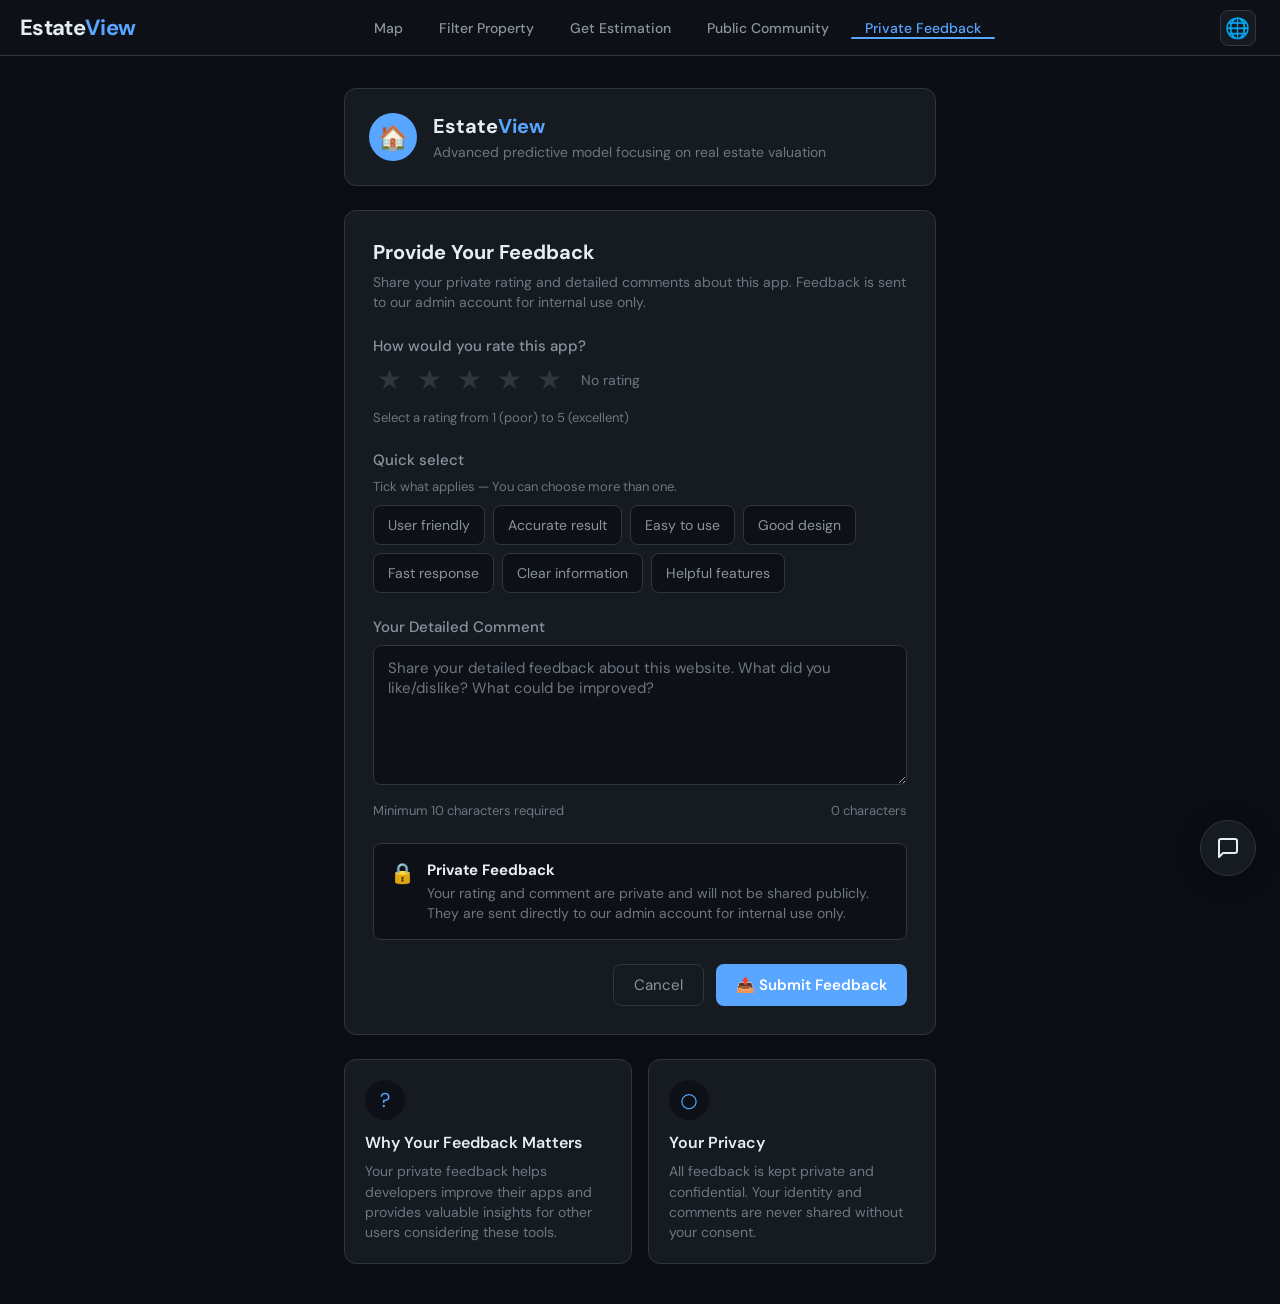
<file: fyp coding/frontend/feedback.html>
<!DOCTYPE html>
<html lang="en">
<head>
  <meta charset="UTF-8" />
  <meta name="viewport" content="width=device-width, initial-scale=1.0" />
  <title>Private Feedback — EstateView</title>
  <link rel="preconnect" href="https://fonts.googleapis.com" />
  <link rel="preconnect" href="https://fonts.gstatic.com" crossorigin />
  <link href="https://fonts.googleapis.com/css2?family=DM+Sans:ital,opsz,wght@0,9..40,400;0,9..40,500;0,9..40,600;0,9..40,700&display=swap" rel="stylesheet" />
  <style>
    :root {
      --bg-primary: #0a0e14;
      --bg-secondary: #0d1117;
      --bg-card: #161b22;
      --border: #30363d;
      --text-primary: #e6edf3;
      --text-secondary: #8b949e;
      --text-muted: #6e7681;
      --accent: #58a6ff;
      --radius: 12px;
      --radius-sm: 8px;
    }
    * { box-sizing: border-box; }
    body {
      margin: 0;
      font-family: "DM Sans", system-ui, -apple-system, sans-serif;
      background: var(--bg-primary);
      color: var(--text-primary);
      min-height: 100vh;
      display: flex;
      flex-direction: column;
    }

    .global-nav {
      flex-shrink: 0;
      height: 56px;
      background: var(--bg-secondary);
      border-bottom: 1px solid var(--border);
      display: flex;
      align-items: center;
      justify-content: space-between;
      padding: 0 24px 0 20px;
    }
    .nav-logo {
      display: flex;
      align-items: center;
      text-decoration: none;
      font-size: 1.375rem;
      font-weight: 700;
      letter-spacing: -0.03em;
    }
    .nav-logo .logo-estate { color: var(--text-primary); }
    .nav-logo .logo-view { color: var(--accent); }
    .nav-logo:hover .logo-view { opacity: 0.9; }
    .nav-links { display: flex; align-items: center; gap: 8px; }
    .nav-links a {
      color: var(--text-secondary);
      text-decoration: none;
      font-size: 0.875rem;
      font-weight: 500;
      padding: 8px 14px;
      position: relative;
    }
    .nav-links a::after {
      content: "";
      position: absolute;
      left: 50%; bottom: 6px;
      width: 100%; height: 2px;
      background: var(--accent);
      border-radius: 1px;
      transform: translateX(-50%) scaleX(0);
      transform-origin: center;
      transition: transform 0.2s ease;
    }
    .nav-links a:hover { color: var(--text-primary); }
    .nav-links a:hover::after { transform: translateX(-50%) scaleX(1); }
    .nav-links a.active { color: var(--accent); }
    .nav-links a.active::after { transform: translateX(-50%) scaleX(1); }
    .nav-right { display: flex; align-items: center; gap: 12px; }
    .lang-switcher { position: relative; }
    .lang-btn { width: 36px; height: 36px; border: 1px solid var(--border); border-radius: var(--radius-sm); background: var(--bg-card); color: var(--text-muted); display: flex; align-items: center; justify-content: center; cursor: pointer; font-size: 1.25rem; }
    .lang-btn:hover { border-color: var(--accent); color: var(--accent); }
    .lang-dropdown { display: none; position: absolute; top: 100%; right: 0; margin-top: 6px; min-width: 160px; background: var(--bg-card); border: 1px solid var(--border); border-radius: var(--radius-sm); box-shadow: 0 8px 24px rgba(0,0,0,0.3); z-index: 100; }
    .lang-dropdown.open { display: block; }
    .lang-opt { display: block; width: 100%; padding: 10px 14px; border: none; background: none; color: var(--text-primary); font-size: 0.9375rem; text-align: left; cursor: pointer; }
    .lang-opt:hover { background: var(--bg-secondary); }
    .lang-opt.active { color: var(--accent); font-weight: 600; }
    .feedback-main {
      flex: 1;
      max-width: 640px;
      margin: 0 auto;
      padding: 32px 24px 40px;
      width: 100%;
    }

    .header-card {
      background: var(--bg-card);
      border: 1px solid var(--border);
      border-radius: var(--radius);
      padding: 24px;
      margin-bottom: 24px;
      display: flex;
      align-items: center;
      gap: 16px;
    }
    .header-card .icon-wrap {
      width: 48px;
      height: 48px;
      border-radius: 50%;
      background: var(--accent);
      color: #fff;
      display: flex;
      align-items: center;
      justify-content: center;
      font-size: 1.5rem;
      flex-shrink: 0;
    }
    .header-card .title { font-size: 1.25rem; font-weight: 700; margin: 0 0 4px 0; color: var(--text-primary); }
    .header-card .title .logo-view { color: var(--accent); }
    .header-card .tagline { font-size: 0.875rem; color: var(--text-muted); margin: 0; }

    .form-card {
      background: var(--bg-card);
      border: 1px solid var(--border);
      border-radius: var(--radius);
      padding: 28px;
      margin-bottom: 24px;
    }
    .form-card h2 { font-size: 1.25rem; font-weight: 700; margin: 0 0 8px 0; color: var(--text-primary); }
    .form-card .form-desc { font-size: 0.875rem; color: var(--text-muted); margin: 0 0 24px 0; line-height: 1.4; }

    .field-label { display: block; font-size: 0.9375rem; font-weight: 500; color: var(--text-secondary); margin-bottom: 8px; }
    .stars-wrap { display: flex; align-items: center; gap: 8px; margin-bottom: 8px; }
    .stars-wrap .star {
      width: 32px; height: 32px;
      border: none; background: none;
      color: var(--border);
      font-size: 1.75rem;
      cursor: pointer;
      padding: 0; line-height: 1;
      transition: color 0.15s;
    }
    .stars-wrap .star:hover { color: var(--accent); }
    .stars-wrap .star.filled { color: #e6a700; }
    .stars-wrap .star.filled:hover { color: #f0b429; }
    .stars-hint { font-size: 0.8125rem; color: var(--text-muted); margin-bottom: 24px; }
    .rating-text { margin-left: 8px; font-size: 0.875rem; color: var(--text-muted); }

    .quick-select-hint { font-size: 0.8125rem; color: var(--text-muted); margin: 0 0 10px 0; }
    .quick-select-options {
      display: flex;
      flex-wrap: wrap;
      gap: 8px;
      margin-bottom: 24px;
    }
    .quick-opt {
      display: inline-flex;
      align-items: center;
      justify-content: center;
      min-height: 40px;
      padding: 8px 14px;
      background: var(--bg-secondary);
      border: 1px solid var(--border);
      border-radius: var(--radius-sm);
      font-size: 0.875rem;
      color: var(--text-secondary);
      cursor: pointer;
      transition: border-color 0.2s, background 0.2s, color 0.2s;
    }
    .quick-opt:hover { border-color: var(--text-muted); color: var(--text-primary); }
    .quick-opt:has(input:checked) {
      border-color: var(--accent);
      background: rgba(56, 139, 253, 0.15);
      color: var(--accent);
    }
    .quick-opt input { display: none; }

    .textarea-wrap { margin-bottom: 12px; }
    .textarea-wrap textarea {
      width: 100%; min-height: 140px;
      padding: 12px 14px;
      background: var(--bg-secondary);
      border: 1px solid var(--border);
      border-radius: var(--radius-sm);
      color: var(--text-primary);
      font-size: 0.9375rem;
      font-family: inherit;
      resize: vertical;
    }
    .textarea-wrap textarea:focus { outline: none; border-color: var(--accent); }
    .textarea-wrap textarea::placeholder { color: var(--text-muted); }
    .char-row { display: flex; justify-content: space-between; font-size: 0.8125rem; color: var(--text-muted); margin-bottom: 24px; }
    .char-row .invalid { color: #f85149; }

    .private-notice {
      display: flex;
      align-items: flex-start;
      gap: 12px;
      padding: 16px;
      background: var(--bg-secondary);
      border: 1px solid var(--border);
      border-radius: var(--radius-sm);
      margin-bottom: 24px;
    }
    .private-notice .lock-icon { color: var(--accent); font-size: 1.25rem; flex-shrink: 0; }
    .private-notice strong { display: block; color: var(--text-primary); margin-bottom: 4px; font-size: 0.9375rem; }
    .private-notice p { margin: 0; font-size: 0.875rem; color: var(--text-muted); line-height: 1.4; }

    .form-actions { display: flex; justify-content: flex-end; gap: 12px; }
    .btn-cancel {
      padding: 10px 20px;
      background: transparent;
      color: var(--text-secondary);
      border: 1px solid var(--border);
      border-radius: var(--radius-sm);
      font-size: 0.9375rem;
      font-family: inherit;
      cursor: pointer;
      transition: border-color 0.2s, color 0.2s;
    }
    .btn-cancel:hover { border-color: var(--text-muted); color: var(--text-primary); }
    .btn-submit {
      display: inline-flex;
      align-items: center;
      gap: 8px;
      padding: 10px 20px;
      background: var(--accent);
      color: #fff;
      border: none;
      border-radius: var(--radius-sm);
      font-size: 0.9375rem;
      font-weight: 600;
      font-family: inherit;
      cursor: pointer;
      transition: opacity 0.2s;
    }
    .btn-submit:hover { opacity: 0.9; }
    .btn-submit:disabled { opacity: 0.5; cursor: not-allowed; }

    .feedback-msg {
      font-size: 0.9375rem;
      padding: 12px 14px;
      border-radius: var(--radius-sm);
      margin-bottom: 16px;
      display: flex;
      align-items: center;
      gap: 10px;
    }
    .feedback-msg.success { background: rgba(63, 185, 80, 0.15); color: #3fb950; border: 1px solid rgba(63, 185, 80, 0.3); }
    .feedback-msg.error { background: rgba(248, 81, 73, 0.1); color: #f85149; border: 1px solid rgba(248, 81, 73, 0.3); }
    .feedback-msg .success-icon {
      display: inline-flex;
      align-items: center;
      justify-content: center;
      width: 28px;
      height: 28px;
      border-radius: 50%;
      background: #3fb950;
      color: #fff;
      font-size: 1rem;
      font-weight: bold;
      flex-shrink: 0;
      animation: successCheck 0.5s ease;
    }
    @keyframes successCheck {
      0% { transform: scale(0); opacity: 0; }
      50% { transform: scale(1.2); }
      100% { transform: scale(1); opacity: 1; }
    }
    .feedback-msg .msg-text { flex: 1; }

    .info-cards { display: grid; grid-template-columns: 1fr 1fr; gap: 16px; }
    @media (max-width: 560px) { .info-cards { grid-template-columns: 1fr; } }
    .info-card {
      background: var(--bg-card);
      border: 1px solid var(--border);
      border-radius: var(--radius);
      padding: 20px;
    }
    .info-card .info-icon {
      width: 40px; height: 40px;
      border-radius: 50%;
      background: var(--bg-secondary);
      color: var(--accent);
      display: flex; align-items: center; justify-content: center;
      font-size: 1.25rem;
      margin-bottom: 12px;
    }
    .info-card h3 { font-size: 1rem; font-weight: 600; margin: 0 0 8px 0; color: var(--text-primary); }
    .info-card p { margin: 0; font-size: 0.875rem; color: var(--text-muted); line-height: 1.45; }
  </style>
</head>
<body>
  <header class="global-nav">
    <a href="/" class="nav-logo"><span class="logo-estate">Estate</span><span class="logo-view">View</span></a>
    <nav class="nav-links">
      <a href="/" data-i18n="nav.map">Map</a>
      <a href="/filter.html" data-i18n="nav.filter">Filter Property</a>
      <a href="/estimator.html" data-i18n="nav.estimation">Get Estimation</a>
      <a href="/comments.html" data-i18n="nav.community">Public Community</a>
      <a href="/feedback.html" class="active" data-i18n="nav.feedback">Private Feedback</a>
    </nav>
    <div class="nav-right">
      <div class="lang-switcher">
        <button type="button" class="lang-btn" id="lang-btn" aria-label="Language" title="Language">🌐</button>
        <div class="lang-dropdown" id="lang-dropdown">
          <button type="button" class="lang-opt" data-lang="en">English</button>
          <button type="button" class="lang-opt" data-lang="ms">Bahasa Melayu</button>
          <button type="button" class="lang-opt" data-lang="zh">中文</button>
        </div>
      </div>
    </div>
  </header>

  <main class="feedback-main">
    <div class="header-card">
      <div class="icon-wrap">🏠</div>
      <div>
        <h1 class="title"><span class="logo-estate">Estate</span><span class="logo-view">View</span></h1>
        <p class="tagline" data-i18n="feedback.tagline">Advanced predictive model focusing on real estate valuation</p>
      </div>
    </div>

    <div class="form-card">
      <h2 data-i18n="feedback.provideFeedback">Provide Your Feedback</h2>
      <p class="form-desc" data-i18n="feedback.formDesc">Share your private rating and detailed comments about this app. Feedback is sent to our admin account for internal use only.</p>

      <form id="feedback-form">
        <label class="field-label" data-i18n="feedback.rateApp">How would you rate this app?</label>
        <div class="stars-wrap" id="stars-wrap" role="group" aria-label="Rating 1 to 5 stars">
          <button type="button" class="star" data-value="1" aria-label="1 star">★</button>
          <button type="button" class="star" data-value="2" aria-label="2 stars">★</button>
          <button type="button" class="star" data-value="3" aria-label="3 stars">★</button>
          <button type="button" class="star" data-value="4" aria-label="4 stars">★</button>
          <button type="button" class="star" data-value="5" aria-label="5 stars">★</button>
          <span class="rating-text" id="rating-text" data-i18n="feedback.noRating">No rating</span>
        </div>
        <p class="stars-hint" data-i18n="feedback.starsHint">Select a rating from 1 (poor) to 5 (excellent)</p>

        <label class="field-label" data-i18n="feedback.quickSelect">Quick select</label>
        <p class="quick-select-hint" data-i18n="feedback.quickSelectHint">Tick what applies — You can choose more than one.</p>
        <div class="quick-select-options" id="quick-select-options">
          <label class="quick-opt"><input type="checkbox" name="quick" value="User friendly" /> <span data-i18n="feedback.userFriendly">User friendly</span></label>
          <label class="quick-opt"><input type="checkbox" name="quick" value="Accurate result" /> <span data-i18n="feedback.accurateResult">Accurate result</span></label>
          <label class="quick-opt"><input type="checkbox" name="quick" value="Easy to use" /> <span data-i18n="feedback.easyToUse">Easy to use</span></label>
          <label class="quick-opt"><input type="checkbox" name="quick" value="Good design" /> <span data-i18n="feedback.goodDesign">Good design</span></label>
          <label class="quick-opt"><input type="checkbox" name="quick" value="Fast response" /> <span data-i18n="feedback.fastResponse">Fast response</span></label>
          <label class="quick-opt"><input type="checkbox" name="quick" value="Clear information" /> <span data-i18n="feedback.clearInfo">Clear information</span></label>
          <label class="quick-opt"><input type="checkbox" name="quick" value="Helpful features" /> <span data-i18n="feedback.helpfulFeatures">Helpful features</span></label>
        </div>

        <label class="field-label" for="comment" data-i18n="feedback.detailedComment">Your Detailed Comment</label>
        <div class="textarea-wrap">
          <textarea id="comment" name="comment" data-i18n-placeholder="feedback.commentPlaceholder" placeholder="Share your detailed feedback about this website. What did you like/dislike? What could be improved?" minlength="10"></textarea>
        </div>
        <div class="char-row">
          <span id="char-hint" data-i18n="feedback.minChars">Minimum 10 characters required</span>
          <span id="char-count" data-i18n="feedback.charsCount">0 characters</span>
        </div>

        <div class="private-notice">
          <span class="lock-icon" aria-hidden="true">🔒</span>
          <div>
            <strong data-i18n="feedback.privateFeedback">Private Feedback</strong>
            <p data-i18n="feedback.privateDesc">Your rating and comment are private and will not be shared publicly. They are sent directly to our admin account for internal use only.</p>
          </div>
        </div>

        <div id="feedback-msg" class="feedback-msg" style="display:none;" role="alert">
          <span class="success-icon" id="feedback-msg-icon" style="display:none;">✓</span>
          <span class="msg-text" id="feedback-msg-text"></span>
        </div>
        <div class="form-actions">
          <button type="button" class="btn-cancel" id="btn-cancel" data-i18n="feedback.cancel">Cancel</button>
          <button type="submit" class="btn-submit" id="btn-submit" data-i18n="feedback.submitFeedback">📤 Submit Feedback</button>
        </div>
      </form>
    </div>

    <div class="info-cards">
      <div class="info-card">
        <div class="info-icon">?</div>
        <h3 data-i18n="feedback.whyMatters">Why Your Feedback Matters</h3>
        <p data-i18n="feedback.whyMattersDesc">Your private feedback helps developers improve their apps and provides valuable insights for other users considering these tools.</p>
      </div>
      <div class="info-card">
        <div class="info-icon">○</div>
        <h3 data-i18n="feedback.yourPrivacy">Your Privacy</h3>
        <p data-i18n="feedback.yourPrivacyDesc">All feedback is kept private and confidential. Your identity and comments are never shared without your consent.</p>
      </div>
    </div>
  </main>

  <link rel="stylesheet" href="chatbot.css" />
  <script src="lang.js"></script>
  <script src="feedback.js"></script>
  <script src="chatbot.js"></script>
</body>
</html>
</file>
<file: fyp coding/frontend/chatbot.css>
/* Chatbot widget — fixed bottom right */
#chatbot-wrap {
  position: fixed;
  bottom: 24px;
  right: 24px;
  z-index: 10000;
  font-family: inherit;
  pointer-events: auto;
}

#chatbot-btn {
  width: 56px;
  height: 56px;
  border-radius: 50%;
  border: 1px solid var(--border, #30363d);
  background: var(--bg-card, #161b22);
  color: var(--text-primary, #e6edf3);
  cursor: pointer;
  display: flex;
  align-items: center;
  justify-content: center;
  font-size: 1.5rem;
  box-shadow: 0 4px 20px rgba(0, 0, 0, 0.35);
  transition: transform 0.2s, box-shadow 0.2s, border-color 0.2s;
}

#chatbot-btn:hover {
  border-color: var(--accent, #58a6ff);
  color: var(--accent, #58a6ff);
  transform: scale(1.05);
  box-shadow: 0 6px 24px rgba(0, 0, 0, 0.4);
}

#chatbot-btn:focus {
  outline: 2px solid var(--accent, #58a6ff);
  outline-offset: 2px;
}

#chatbot-panel {
  display: none;
  position: absolute;
  bottom: 68px;
  right: 0;
  width: 360px;
  max-width: calc(100vw - 48px);
  height: 420px;
  max-height: 70vh;
  background: var(--bg-card, #161b22);
  border: 1px solid var(--border, #30363d);
  border-radius: var(--radius, 12px);
  box-shadow: 0 8px 32px rgba(0, 0, 0, 0.45);
  flex-direction: column;
  overflow: hidden;
}

#chatbot-panel.open {
  display: flex;
}

#chatbot-header {
  flex-shrink: 0;
  padding: 14px 16px;
  border-bottom: 1px solid var(--border, #30363d);
  background: var(--bg-secondary, #0d1117);
  font-weight: 600;
  font-size: 0.9375rem;
  color: var(--text-primary, #e6edf3);
  display: flex;
  align-items: center;
  justify-content: space-between;
  gap: 12px;
}

#chatbot-minimize {
  flex-shrink: 0;
  width: 32px;
  height: 32px;
  border: none;
  border-radius: var(--radius-sm, 8px);
  background: transparent;
  color: var(--text-muted, #6e7681);
  cursor: pointer;
  display: flex;
  align-items: center;
  justify-content: center;
  transition: color 0.2s, background 0.2s;
}

#chatbot-minimize:hover {
  color: var(--text-primary, #e6edf3);
  background: var(--border, #30363d);
}

#chatbot-messages {
  flex: 1;
  overflow-y: auto;
  padding: 16px;
  display: flex;
  flex-direction: column;
  gap: 12px;
}

#chatbot-messages .msg {
  max-width: 85%;
  padding: 10px 14px;
  border-radius: var(--radius-sm, 8px);
  font-size: 0.9375rem;
  line-height: 1.45;
  word-wrap: break-word;
}

#chatbot-messages .msg.bot {
  align-self: flex-start;
  background: var(--bg-secondary, #0d1117);
  border: 1px solid var(--border, #30363d);
  color: var(--text-primary, #e6edf3);
  white-space: pre-line;
}

#chatbot-messages .msg.user {
  align-self: flex-end;
  background: var(--accent, #58a6ff);
  color: #fff;
  border: none;
}

#chatbot-messages .msg.welcome {
  align-self: flex-start;
  color: var(--text-muted, #6e7681);
  font-size: 0.875rem;
}

#chatbot-input-wrap {
  flex-shrink: 0;
  padding: 12px 16px;
  border-top: 1px solid var(--border, #30363d);
  display: flex;
  gap: 8px;
  align-items: center;
}

#chatbot-input {
  flex: 1;
  min-width: 0;
  padding: 10px 14px;
  border: 1px solid var(--border, #30363d);
  border-radius: var(--radius-sm, 8px);
  background: var(--bg-secondary, #0d1117);
  color: var(--text-primary, #e6edf3);
  font-size: 0.9375rem;
  font-family: inherit;
}

#chatbot-input::placeholder {
  color: var(--text-muted, #6e7681);
}

#chatbot-input:focus {
  outline: none;
  border-color: var(--accent, #58a6ff);
}

#chatbot-send {
  padding: 10px 16px;
  border: none;
  border-radius: var(--radius-sm, 8px);
  background: var(--accent, #58a6ff);
  color: #fff;
  font-size: 0.9375rem;
  font-weight: 600;
  cursor: pointer;
}

#chatbot-send:hover {
  opacity: 0.9;
}

#chatbot-send:disabled {
  opacity: 0.5;
  cursor: not-allowed;
}

@media (max-width: 480px) {
  #chatbot-wrap {
    bottom: 16px;
    right: 16px;
  }
  #chatbot-panel {
    width: calc(100vw - 32px);
    right: -8px;
  }
}
</file>
